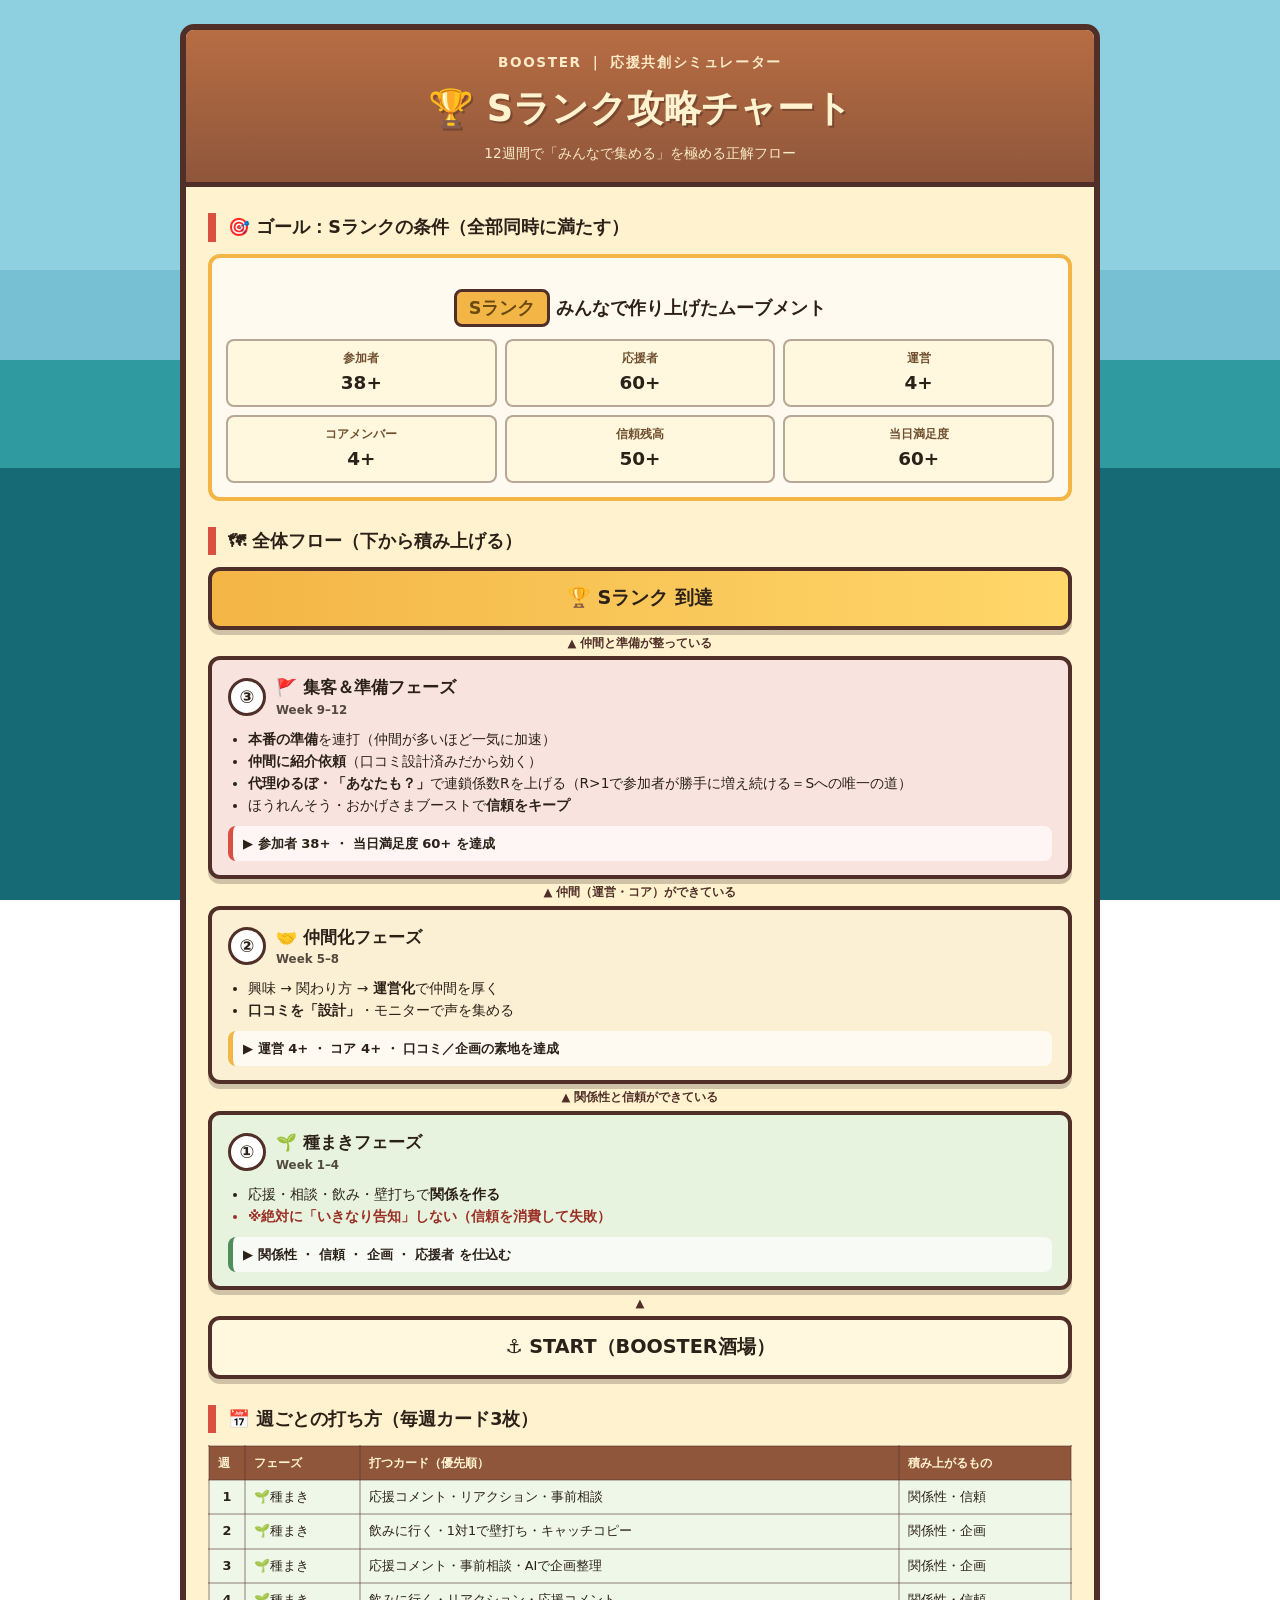
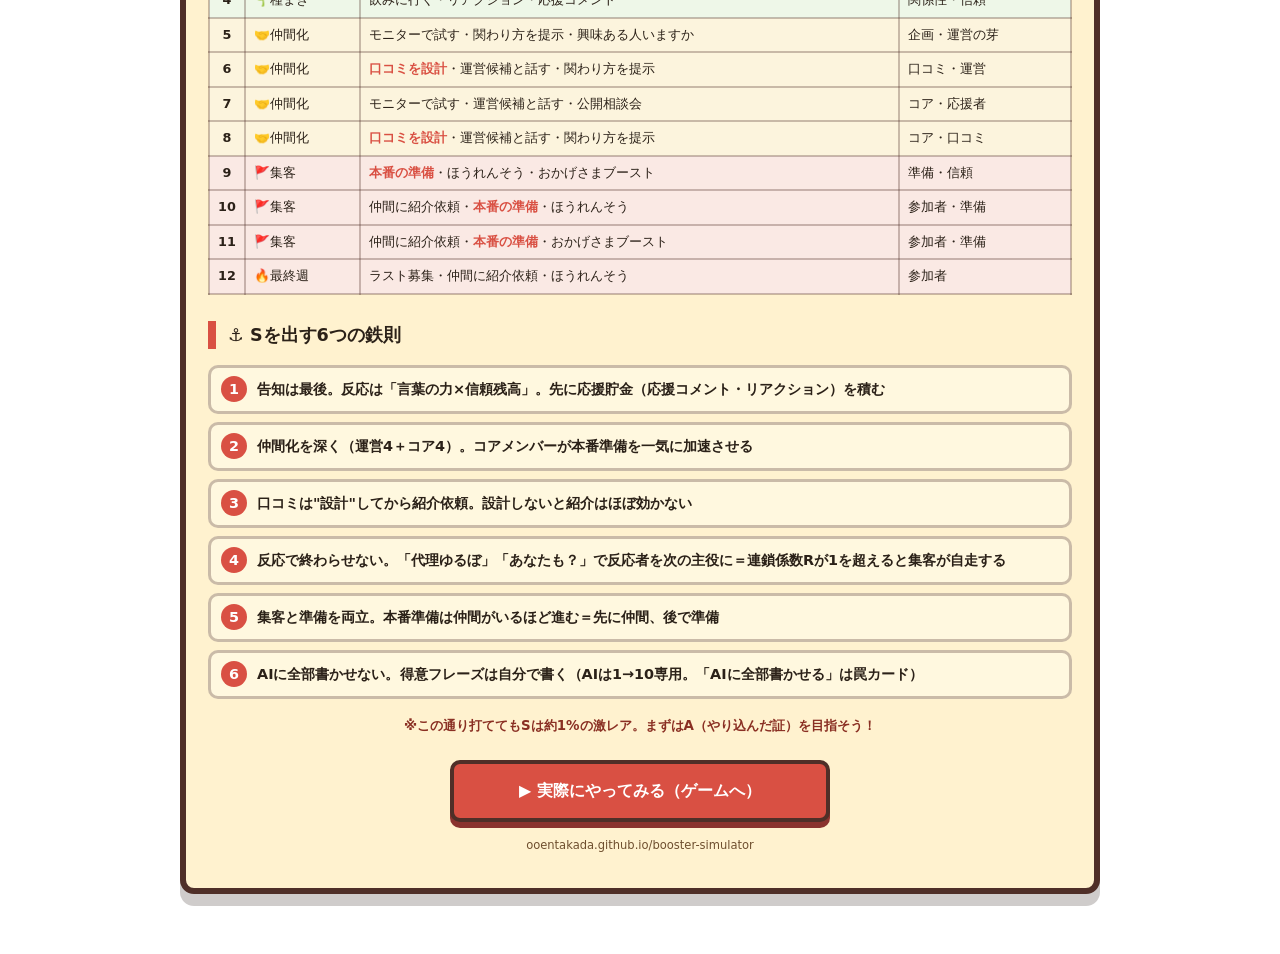
<file: guide.html>
<!doctype html>
<html lang="ja">
  <head>
    <meta charset="UTF-8" />
    <meta name="viewport" content="width=device-width, initial-scale=1.0" />
    <title>Sランク攻略チャート ｜ 応援共創シミュレーター</title>
    <meta name="description" content="応援共創シミュレーターでSランクを出すための正解フロー。種まき→仲間化→集客＆準備の12週間の打ち方を図解。" />
    <meta property="og:title" content="Sランク攻略チャート ｜ 応援共創シミュレーター" />
    <meta property="og:description" content="Sランクを出す正解パターンを図解した攻略チャート。" />
    <style>
      :root {
        --ink: #2b2118;
        --paper: #fff2cf;
        --wood: #8f563b;
        --wood-dark: #4f2f28;
        --gold: #f3b546;
        --sea: #2f9aa0;
        --deep-sea: #166a76;
        --coral: #d95043;
        --leaf: #4f8d5d;
        --shadow: rgba(38, 24, 18, 0.22);
      }
      * { box-sizing: border-box; }
      body {
        margin: 0;
        padding: 24px 14px 60px;
        color: var(--ink);
        font-family: "Hiragino Sans", "Yu Gothic", system-ui, sans-serif;
        line-height: 1.6;
        background:
          linear-gradient(180deg, #8fd0e0 0 30%, #77bfd2 30% 40%, #2f9aa0 40% 52%, #166a76 52% 100%) fixed;
      }
      .sheet {
        width: min(920px, 100%);
        margin: 0 auto;
        background: var(--paper);
        border: 6px solid var(--wood-dark);
        border-radius: 14px;
        box-shadow: 0 12px 0 var(--shadow);
        overflow: hidden;
      }
      .top {
        padding: 22px 22px 18px;
        background: linear-gradient(180deg, #b76d43, var(--wood));
        color: var(--paper);
        text-align: center;
        border-bottom: 5px solid var(--wood-dark);
      }
      .eyebrow {
        margin: 0;
        font-size: 0.8rem;
        font-weight: 900;
        letter-spacing: 0.12em;
      }
      .top h1 {
        margin: 6px 0 4px;
        font-size: clamp(1.5rem, 5vw, 2.3rem);
        text-shadow: 2px 2px 0 rgba(0, 0, 0, 0.25);
      }
      .top p { margin: 0; font-size: 0.85rem; opacity: 0.95; }
      .body { padding: 22px; }
      h2.section {
        margin: 26px 0 12px;
        font-size: 1.1rem;
        padding-left: 12px;
        border-left: 8px solid var(--coral);
      }
      h2.section:first-child { margin-top: 4px; }

      /* ゴール条件 */
      .goal {
        border: 4px solid var(--gold);
        border-radius: 12px;
        background: #fffaf0;
        padding: 14px;
      }
      .goal-title {
        text-align: center;
        font-weight: 900;
        font-size: 1.1rem;
        margin-bottom: 12px;
      }
      .goal-title .rank {
        display: inline-block;
        background: var(--gold);
        color: #6b4a10;
        border: 3px solid var(--wood-dark);
        border-radius: 8px;
        padding: 2px 12px;
        margin-right: 6px;
      }
      .goal-grid {
        display: grid;
        grid-template-columns: repeat(3, 1fr);
        gap: 8px;
      }
      .goal-grid div {
        background: #fff8df;
        border: 2px solid rgba(79, 47, 40, 0.4);
        border-radius: 8px;
        padding: 8px;
        text-align: center;
      }
      .goal-grid span { display: block; font-size: 0.72rem; font-weight: 800; color: #6f4f2f; }
      .goal-grid strong { font-size: 1.15rem; }

      /* フロー（積み上げ） */
      .flow { display: grid; gap: 0; }
      .arrow {
        text-align: center;
        font-weight: 900;
        color: var(--wood-dark);
        font-size: 0.72rem;
        padding: 4px 0;
      }
      .phase {
        border: 4px solid var(--wood-dark);
        border-radius: 12px;
        padding: 14px 16px;
        box-shadow: 0 5px 0 var(--shadow);
      }
      .phase .head {
        display: flex;
        align-items: center;
        gap: 10px;
        margin-bottom: 8px;
      }
      .phase .num {
        flex: 0 0 auto;
        width: 38px; height: 38px;
        display: grid; place-items: center;
        border-radius: 50%;
        border: 3px solid var(--wood-dark);
        background: #fff;
        font-weight: 900; font-size: 1.1rem;
      }
      .phase h3 { margin: 0; font-size: 1.05rem; }
      .phase .weeks { font-size: 0.74rem; font-weight: 800; opacity: 0.8; }
      .phase ul { margin: 6px 0 10px; padding-left: 20px; font-size: 0.86rem; }
      .phase .result {
        font-size: 0.82rem;
        font-weight: 900;
        padding: 7px 10px;
        border-radius: 8px;
        background: rgba(255, 255, 255, 0.7);
        border-left: 5px solid var(--wood-dark);
      }
      .phase.seed { background: #e7f3df; }
      .phase.seed .result { border-left-color: var(--leaf); }
      .phase.bond { background: #fbf0d3; }
      .phase.bond .result { border-left-color: var(--gold); }
      .phase.launch { background: #f8e3df; }
      .phase.launch .result { border-left-color: var(--coral); }
      .phase .warn { color: #9a2f23; font-weight: 800; }
      .summit {
        text-align: center;
        font-weight: 900;
        font-size: 1.2rem;
        padding: 12px;
        border: 4px solid var(--wood-dark);
        border-radius: 12px;
        background: linear-gradient(90deg, var(--gold), #ffd76a);
        box-shadow: 0 5px 0 var(--shadow);
      }

      /* 週表 */
      table { width: 100%; border-collapse: collapse; font-size: 0.8rem; }
      th, td { border: 2px solid rgba(79, 47, 40, 0.3); padding: 6px 8px; text-align: left; }
      th { background: var(--wood); color: var(--paper); font-size: 0.78rem; }
      td.wk { text-align: center; font-weight: 900; width: 36px; }
      tr.seed td { background: #eef7e8; }
      tr.bond td { background: #fcf4dd; }
      tr.launch td { background: #fae9e4; }
      td .key { color: var(--coral); font-weight: 900; }

      /* 鉄則 */
      ol.rules { padding-left: 0; counter-reset: r; list-style: none; display: grid; gap: 8px; }
      ol.rules li {
        position: relative;
        padding: 10px 12px 10px 46px;
        background: #fff8df;
        border: 3px solid rgba(79, 47, 40, 0.3);
        border-radius: 10px;
        font-size: 0.9rem;
        font-weight: 700;
      }
      ol.rules li::before {
        counter-increment: r;
        content: counter(r);
        position: absolute;
        left: 10px; top: 50%;
        transform: translateY(-50%);
        width: 26px; height: 26px;
        display: grid; place-items: center;
        border-radius: 50%;
        background: var(--coral); color: #fff;
        font-weight: 900;
      }

      .cta {
        display: block;
        margin: 24px auto 0;
        width: min(380px, 100%);
        padding: 14px;
        text-align: center;
        text-decoration: none;
        font-weight: 900;
        font-size: 1rem;
        color: #fff;
        background: var(--coral);
        border: 4px solid var(--wood-dark);
        border-radius: 10px;
        box-shadow: 0 6px 0 #8a332e;
      }
      .foot { text-align: center; font-size: 0.72rem; color: #6f4f2f; margin-top: 14px; }
      .rare {
        margin-top: 12px;
        text-align: center;
        font-size: 0.84rem;
        font-weight: 800;
        color: #8a2f23;
      }
      @media (max-width: 520px) {
        .goal-grid { grid-template-columns: repeat(2, 1fr); }
        th, td { font-size: 0.72rem; padding: 5px 5px; }
      }
    </style>
  </head>
  <body>
    <div class="sheet">
      <div class="top">
        <p class="eyebrow">BOOSTER ｜ 応援共創シミュレーター</p>
        <h1>🏆 Sランク攻略チャート</h1>
        <p>12週間で「みんなで集める」を極める正解フロー</p>
      </div>

      <div class="body">
        <h2 class="section">🎯 ゴール：Sランクの条件（全部同時に満たす）</h2>
        <div class="goal">
          <p class="goal-title"><span class="rank">Sランク</span>みんなで作り上げたムーブメント</p>
          <div class="goal-grid">
            <div><span>参加者</span><strong>38+</strong></div>
            <div><span>応援者</span><strong>60+</strong></div>
            <div><span>運営</span><strong>4+</strong></div>
            <div><span>コアメンバー</span><strong>4+</strong></div>
            <div><span>信頼残高</span><strong>50+</strong></div>
            <div><span>当日満足度</span><strong>60+</strong></div>
          </div>
        </div>

        <h2 class="section">🗺 全体フロー（下から積み上げる）</h2>
        <div class="flow">
          <div class="summit">🏆 Sランク 到達</div>
          <div class="arrow">▲ 仲間と準備が整っている</div>

          <div class="phase launch">
            <div class="head">
              <div class="num">③</div>
              <div>
                <h3>🚩 集客＆準備フェーズ</h3>
                <div class="weeks">Week 9–12</div>
              </div>
            </div>
            <ul>
              <li><strong>本番の準備</strong>を連打（仲間が多いほど一気に加速）</li>
              <li><strong>仲間に紹介依頼</strong>（口コミ設計済みだから効く）</li>
              <li><strong>代理ゆるぼ・「あなたも？」</strong>で連鎖係数Rを上げる（R&gt;1で参加者が勝手に増え続ける＝Sへの唯一の道）</li>
              <li>ほうれんそう・おかげさまブーストで<strong>信頼をキープ</strong></li>
            </ul>
            <div class="result">▶ 参加者 38+ ・ 当日満足度 60+ を達成</div>
          </div>

          <div class="arrow">▲ 仲間（運営・コア）ができている</div>

          <div class="phase bond">
            <div class="head">
              <div class="num">②</div>
              <div>
                <h3>🤝 仲間化フェーズ</h3>
                <div class="weeks">Week 5–8</div>
              </div>
            </div>
            <ul>
              <li>興味 → 関わり方 → <strong>運営化</strong>で仲間を厚く</li>
              <li><strong>口コミを「設計」</strong>・モニターで声を集める</li>
            </ul>
            <div class="result">▶ 運営 4+ ・ コア 4+ ・ 口コミ／企画の素地を達成</div>
          </div>

          <div class="arrow">▲ 関係性と信頼ができている</div>

          <div class="phase seed">
            <div class="head">
              <div class="num">①</div>
              <div>
                <h3>🌱 種まきフェーズ</h3>
                <div class="weeks">Week 1–4</div>
              </div>
            </div>
            <ul>
              <li>応援・相談・飲み・壁打ちで<strong>関係を作る</strong></li>
              <li class="warn">※絶対に「いきなり告知」しない（信頼を消費して失敗）</li>
            </ul>
            <div class="result">▶ 関係性 ・ 信頼 ・ 企画 ・ 応援者 を仕込む</div>
          </div>

          <div class="arrow">▲</div>
          <div class="summit" style="background: #fff8df;">⚓ START（BOOSTER酒場）</div>
        </div>

        <h2 class="section">📅 週ごとの打ち方（毎週カード3枚）</h2>
        <table>
          <thead>
            <tr><th>週</th><th>フェーズ</th><th>打つカード（優先順）</th><th>積み上がるもの</th></tr>
          </thead>
          <tbody>
            <tr class="seed"><td class="wk">1</td><td>🌱種まき</td><td>応援コメント・リアクション・事前相談</td><td>関係性・信頼</td></tr>
            <tr class="seed"><td class="wk">2</td><td>🌱種まき</td><td>飲みに行く・1対1で壁打ち・キャッチコピー</td><td>関係性・企画</td></tr>
            <tr class="seed"><td class="wk">3</td><td>🌱種まき</td><td>応援コメント・事前相談・AIで企画整理</td><td>関係性・企画</td></tr>
            <tr class="seed"><td class="wk">4</td><td>🌱種まき</td><td>飲みに行く・リアクション・応援コメント</td><td>関係性・信頼</td></tr>
            <tr class="bond"><td class="wk">5</td><td>🤝仲間化</td><td>モニターで試す・関わり方を提示・興味ある人いますか</td><td>企画・運営の芽</td></tr>
            <tr class="bond"><td class="wk">6</td><td>🤝仲間化</td><td><span class="key">口コミを設計</span>・運営候補と話す・関わり方を提示</td><td>口コミ・運営</td></tr>
            <tr class="bond"><td class="wk">7</td><td>🤝仲間化</td><td>モニターで試す・運営候補と話す・公開相談会</td><td>コア・応援者</td></tr>
            <tr class="bond"><td class="wk">8</td><td>🤝仲間化</td><td><span class="key">口コミを設計</span>・運営候補と話す・関わり方を提示</td><td>コア・口コミ</td></tr>
            <tr class="launch"><td class="wk">9</td><td>🚩集客</td><td><span class="key">本番の準備</span>・ほうれんそう・おかげさまブースト</td><td>準備・信頼</td></tr>
            <tr class="launch"><td class="wk">10</td><td>🚩集客</td><td>仲間に紹介依頼・<span class="key">本番の準備</span>・ほうれんそう</td><td>参加者・準備</td></tr>
            <tr class="launch"><td class="wk">11</td><td>🚩集客</td><td>仲間に紹介依頼・<span class="key">本番の準備</span>・おかげさまブースト</td><td>参加者・準備</td></tr>
            <tr class="launch"><td class="wk">12</td><td>🔥最終週</td><td>ラスト募集・仲間に紹介依頼・ほうれんそう</td><td>参加者</td></tr>
          </tbody>
        </table>

        <h2 class="section">⚓ Sを出す6つの鉄則</h2>
        <ol class="rules">
          <li><strong>告知は最後。</strong>反応は「言葉の力×信頼残高」。先に応援貯金（応援コメント・リアクション）を積む</li>
          <li><strong>仲間化を深く（運営4＋コア4）。</strong>コアメンバーが本番準備を一気に加速させる</li>
          <li><strong>口コミは"設計"してから紹介依頼。</strong>設計しないと紹介はほぼ効かない</li>
          <li><strong>反応で終わらせない。</strong>「代理ゆるぼ」「あなたも？」で反応者を次の主役に＝連鎖係数Rが1を超えると集客が自走する</li>
          <li><strong>集客と準備を両立。</strong>本番準備は仲間がいるほど進む＝先に仲間、後で準備</li>
          <li><strong>AIに全部書かせない。</strong>得意フレーズは自分で書く（AIは1→10専用。「AIに全部書かせる」は罠カード）</li>
        </ol>

        <p class="rare">※この通り打ててもSは約1%の激レア。まずはA（やり込んだ証）を目指そう！</p>

        <a class="cta" href="./index.html">▶ 実際にやってみる（ゲームへ）</a>
        <p class="foot">ooentakada.github.io/booster-simulator</p>
      </div>
    </div>
  </body>
</html>
</file>
